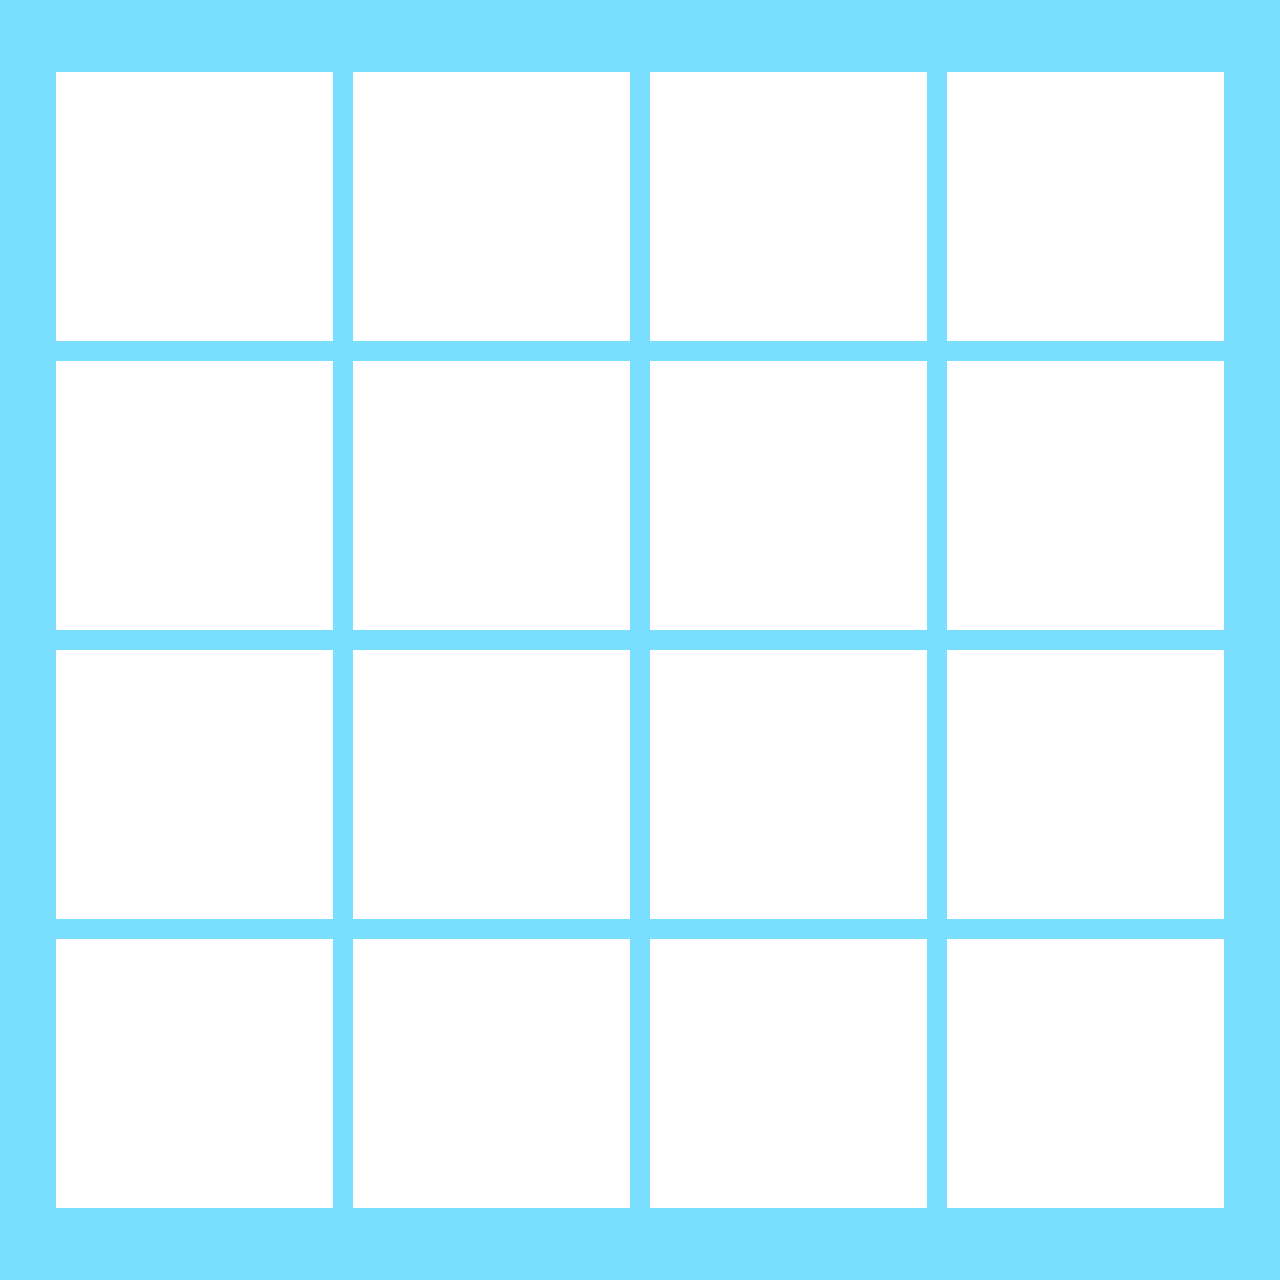
<file: P2/INDEX.HTML>
<!DOCTYPE html>
<html lang="en">
  <head>
    <meta charset="UTF-8" />
    <meta name="viewport" content="width=device-width, initial-scale=1.0" />
    <title>Project 2</title>
    <link rel="stylesheet" href="style.css" />
  </head>
  <body>
    <section class="container grid">
      <div class="box"></div>
      <div class="box"></div>
      <div class="box"></div>
      <div class="box"></div>
      <div class="box"></div>
      <div class="box"></div>
      <div class="box"></div>
      <div class="box"></div>
      <div class="box"></div>
      <div class="box"></div>
      <div class="box"></div>
      <div class="box"></div>
      <div class="box"></div>
      <div class="box"></div>
      <div class="box"></div>
      <div class="box"></div>
    </section>
  </body>
</html>
</file>
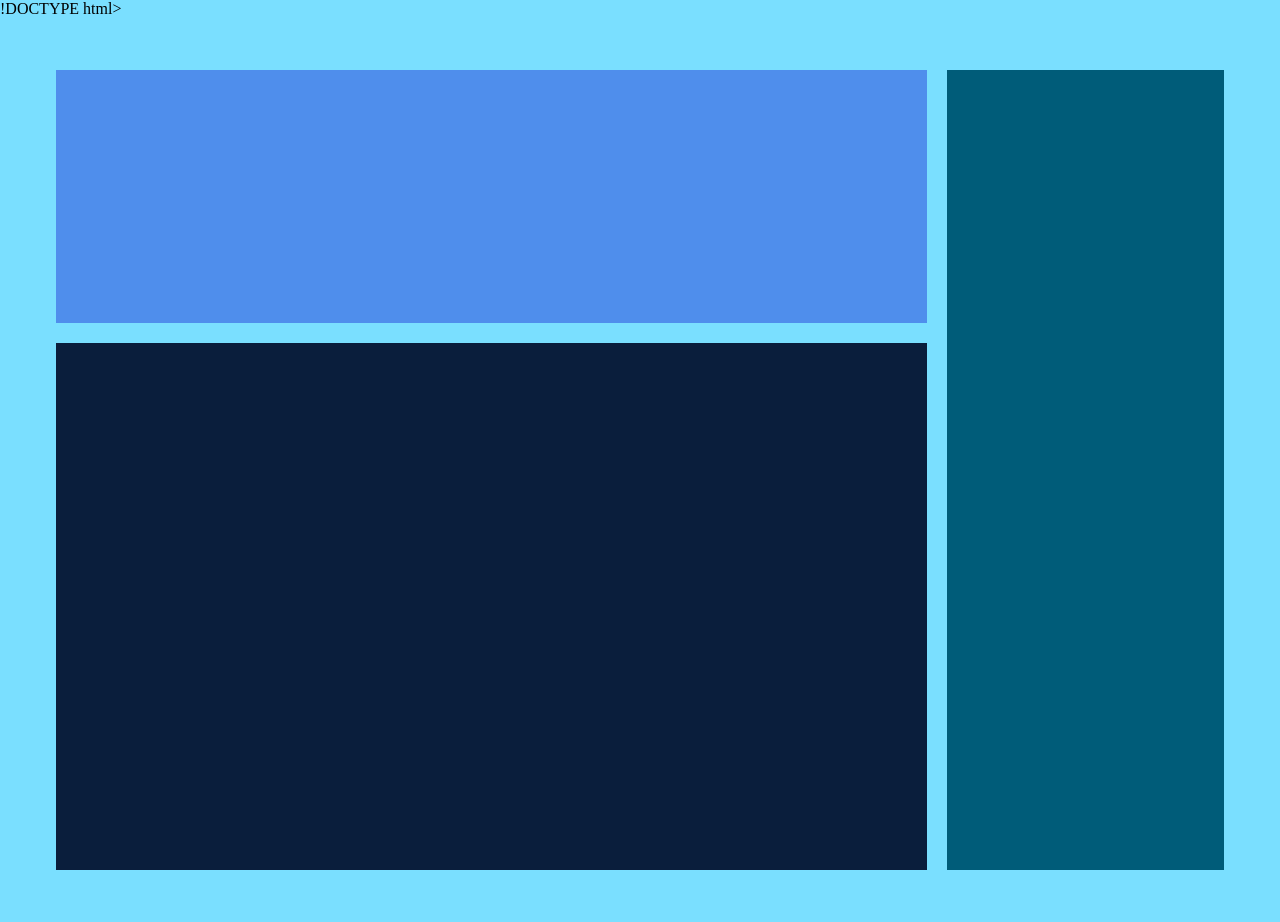
<file: P3/INDEX.HTML>
!DOCTYPE html>
<html lang="en">
  <head>
    <meta charset="UTF-8" />
    <meta name="viewport" content="width=device-width, initial-scale=1.0" />
    <title>Project 3</title>
    <link rel="stylesheet" href="style.css" />
  </head>
  <body>
    <section class="container grid">
      <div class="box1"></div>
      <div class="box2"></div>
      <div class="box3"></div>
    </section>
  </body>
</html>
</file>
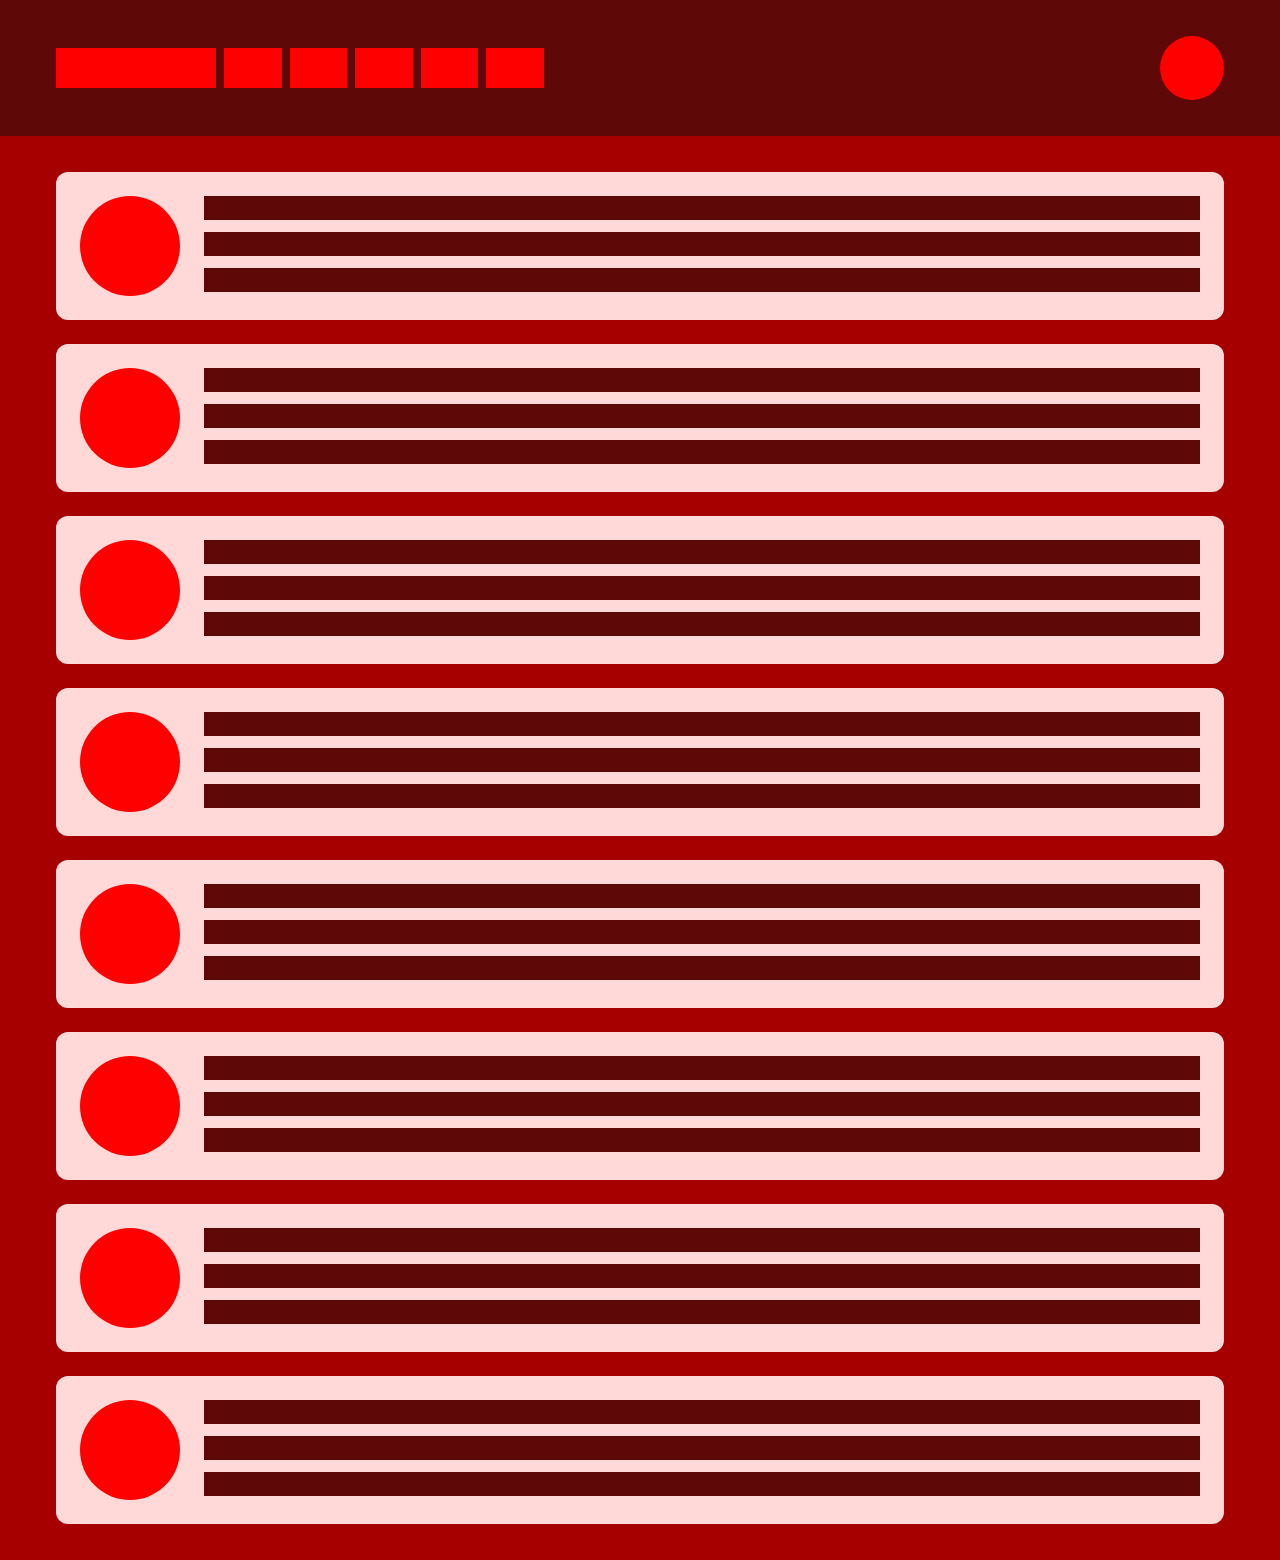
<file: P4/index.html>
<!DOCTYPE html>
<html lang="en">
  <head>
    <meta charset="UTF-8" />
    <meta name="viewport" content="width=device-width, initial-scale=1.0" />
    <title>Project 4</title>
    <link rel="stylesheet" href="style.css" />
  </head>
  <body>
    <nav>
      <section class="container navigation">
        <div class="left_nav">
          <div class="logo"></div>
          <div class="link"></div>
          <div class="link"></div>
          <div class="link"></div>
          <div class="link"></div>
          <div class="link"></div>
        </div>
        <div class="avatar"></div>
      </section>
    </nav>

    <main class="container">
      <div class="card">
        <div>
          <div class="circle"></div>
        </div>
        <div class="line_container">
          <div class="line"></div>
          <div class="line"></div>
          <div class="line"></div>
        </div>
      </div>
      <div class="card">
        <div>
          <div class="circle"></div>
        </div>
        <div class="line_container">
          <div class="line"></div>
          <div class="line"></div>
          <div class="line"></div>
        </div>
      </div>
      <div class="card">
        <div>
          <div class="circle"></div>
        </div>
        <div class="line_container">
          <div class="line"></div>
          <div class="line"></div>
          <div class="line"></div>
        </div>
      </div>
      <div class="card">
        <div>
          <div class="circle"></div>
        </div>
        <div class="line_container">
          <div class="line"></div>
          <div class="line"></div>
          <div class="line"></div>
        </div>
      </div>
      <div class="card">
        <div>
          <div class="circle"></div>
        </div>
        <div class="line_container">
          <div class="line"></div>
          <div class="line"></div>
          <div class="line"></div>
        </div>
      </div>
      <div class="card">
        <div>
          <div class="circle"></div>
        </div>
        <div class="line_container">
          <div class="line"></div>
          <div class="line"></div>
          <div class="line"></div>
        </div>
      </div>
      <div class="card">
        <div>
          <div class="circle"></div>
        </div>
        <div class="line_container">
          <div class="line"></div>
          <div class="line"></div>
          <div class="line"></div>
        </div>
      </div>
      <div class="card">
        <div>
          <div class="circle"></div>
        </div>
        <div class="line_container">
          <div class="line"></div>
          <div class="line"></div>
          <div class="line"></div>
        </div>
      </div>
    </main>
  </body>
</html>
</file>
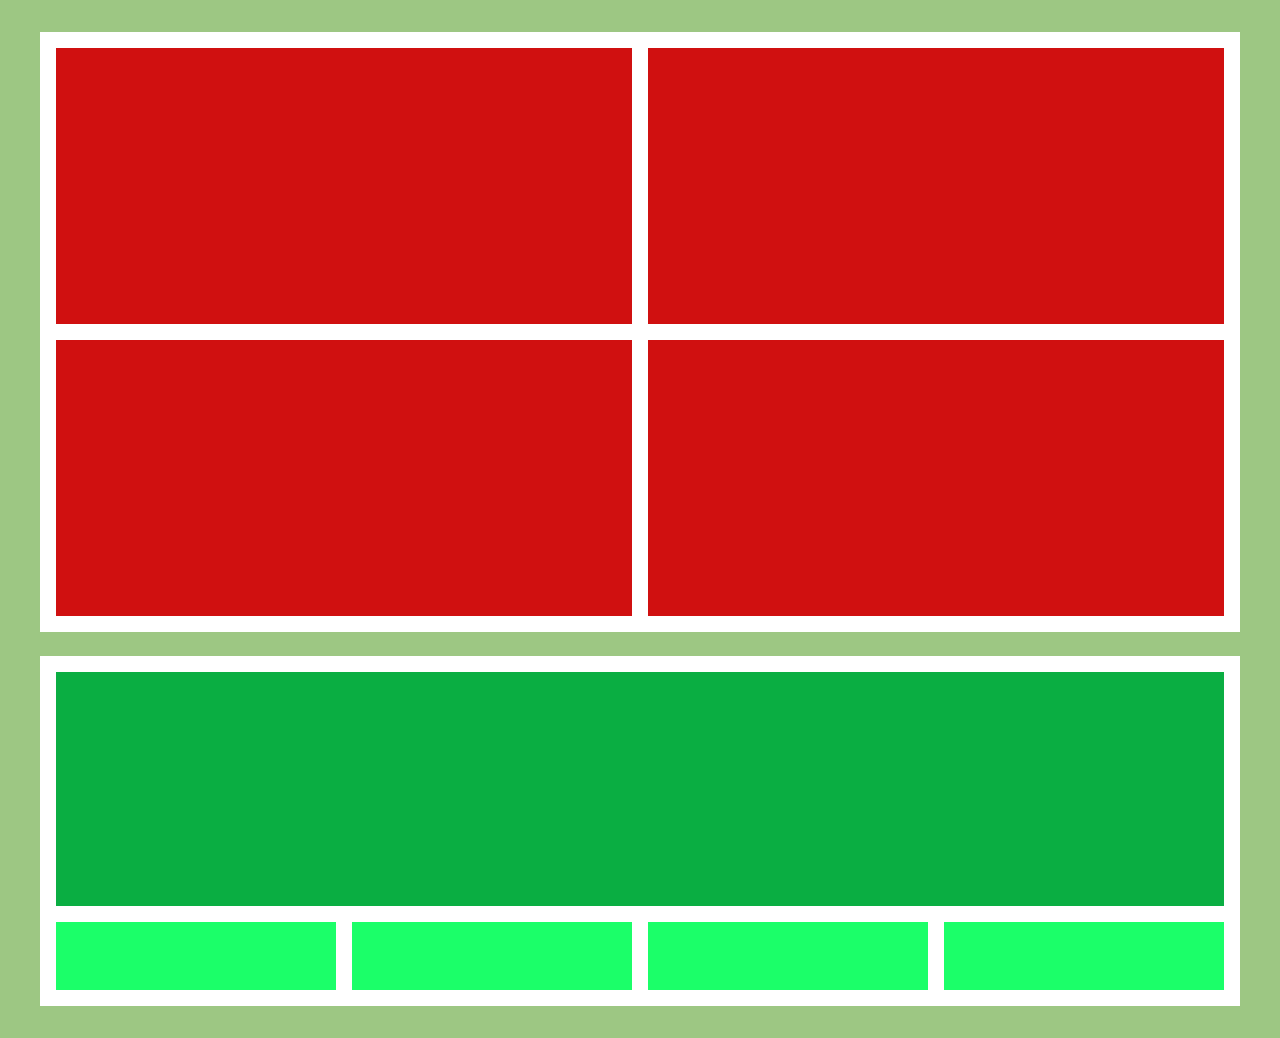
<file: p5/index.html>
<!DOCTYPE html>
<html lang="en">
  <head>
    <meta charset="UTF-8" />
    <meta name="viewport" content="width=device-width, initial-scale=1.0" />
    <title>Project 5</title>
    <link rel="stylesheet" href="style.css" />
  </head>
  <body>
    <div class="layout_main_spacing">
      <section class="container top_container">
        <div class="red_box"></div>
        <div class="red_box"></div>
        <div class="red_box"></div>
        <div class="red_box"></div>
      </section>
      <section class="container bottom_container">
        <div class="dark_green_box"></div>
        <div class="green_grid">
          <div class="light_green_box"></div>
          <div class="light_green_box"></div>
          <div class="light_green_box"></div>
          <div class="light_green_box"></div>
        </div>
      </section>
    </div>
  </body>
</html>
</file>
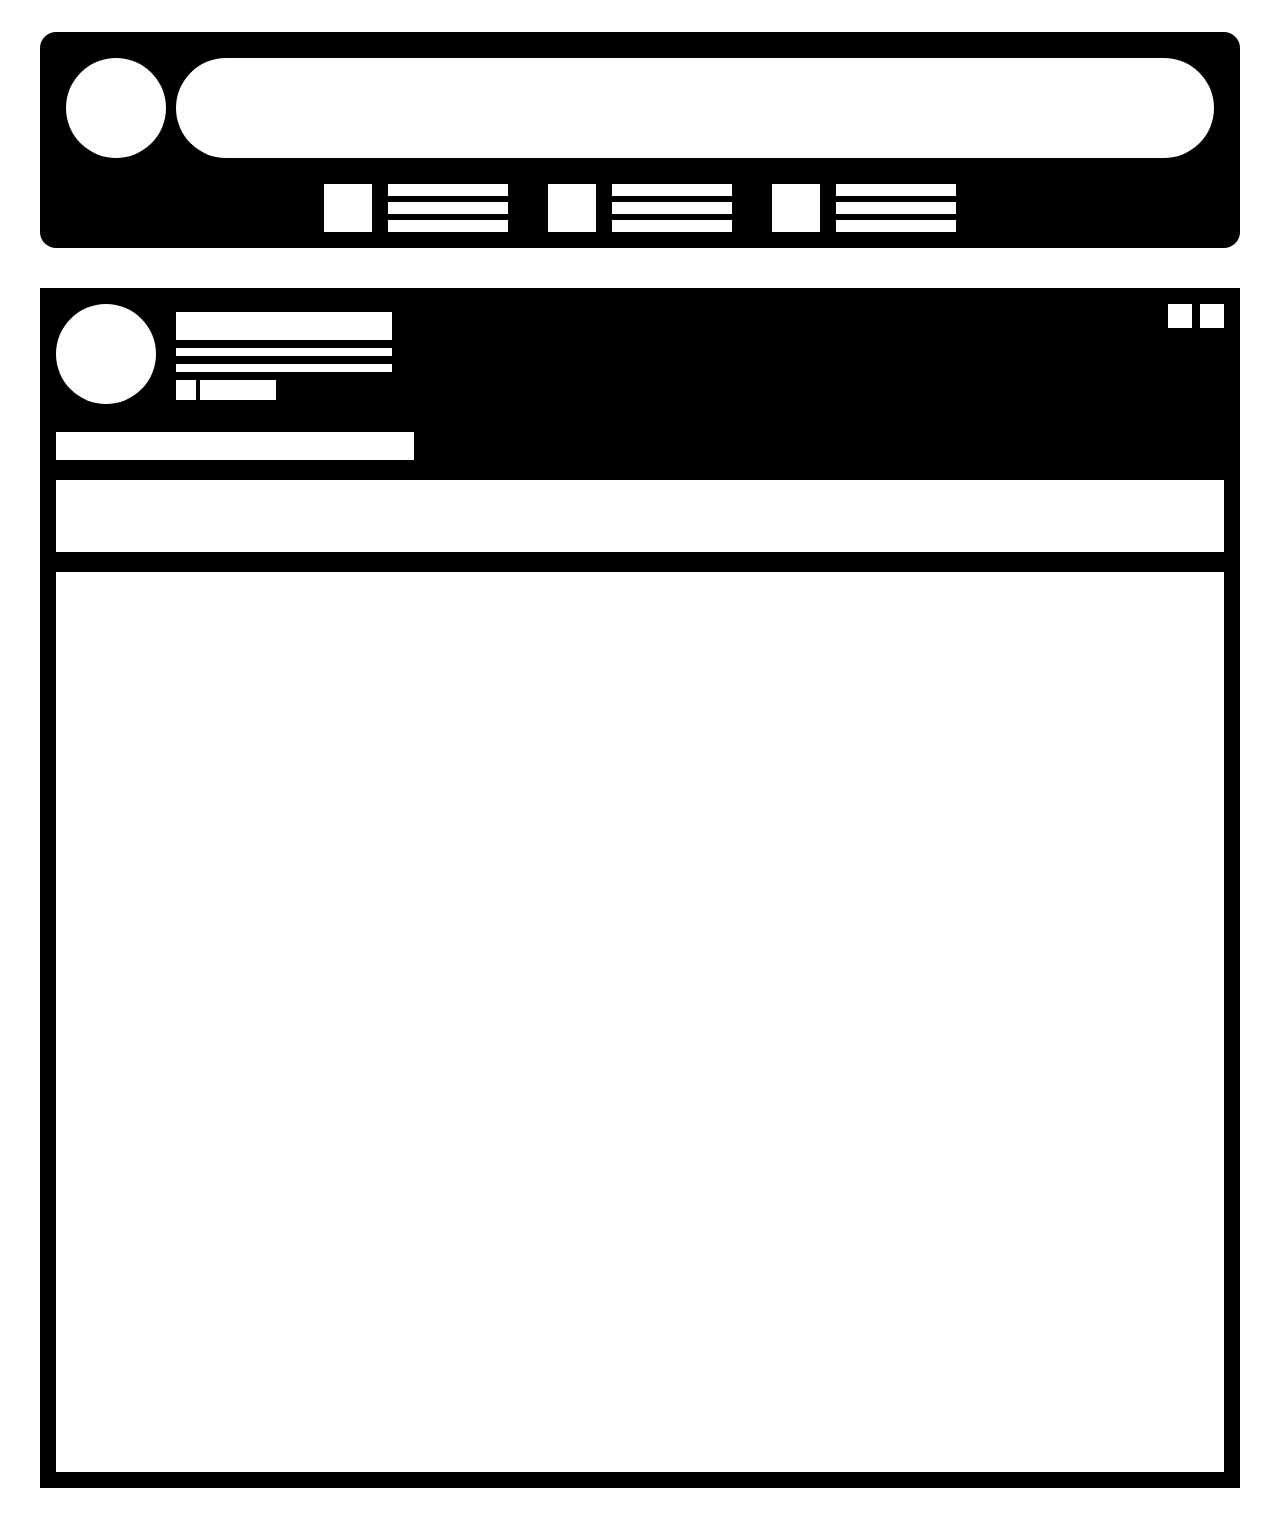
<file: P6/INDEX.HTML>
<!DOCTYPE html>
<html lang="en">
  <head>
    <meta charset="UTF-8" />
    <meta name="viewport" content="width=device-width, initial-scale=1.0" />
    <title>Project 6</title>
    <link rel="stylesheet" href="style.css" />
  </head>
  <body>
    <div class="spacing">
      <div class="container">
        <section class="top_section">
          <div class="circle_input_section">
            <div class="avatar"></div>
            <div class="input"></div>
          </div>
          <div class="tag_info_section">
            <div class="tag_info">
              <div class="square"></div>
              <div class="line_container">
                <div class="line"></div>
                <div class="line"></div>
                <div class="line"></div>
              </div>
            </div>
            <div class="tag_info">
              <div class="square"></div>
              <div class="line_container">
                <div class="line"></div>
                <div class="line"></div>
                <div class="line"></div>
              </div>
            </div>
            <div class="tag_info">
              <div class="square"></div>
              <div class="line_container">
                <div class="line"></div>
                <div class="line"></div>
                <div class="line"></div>
              </div>
            </div>
          </div>
        </section>

        <section class="bottom_container">
          <div class="user_info_container">
            <div class="user_info">
              <div class="avatar"></div>
              <div class="details">
                <div class="rect"></div>
                <div class="line"></div>
                <div class="line"></div>

                <div class="more_details">
                  <div class="box1"></div>
                  <div class="box2"></div>
                </div>
              </div>
            </div>
            <div class="controls">
              <div class="control"></div>
              <div class="control"></div>
            </div>
          </div>
          <div class="content_container">
            <div class="bar1"></div>
            <div class="bar2"></div>
            <div class="content"></div>
          </div>
        </section>
      </div>
    </div>
  </body>
</html>
</file>
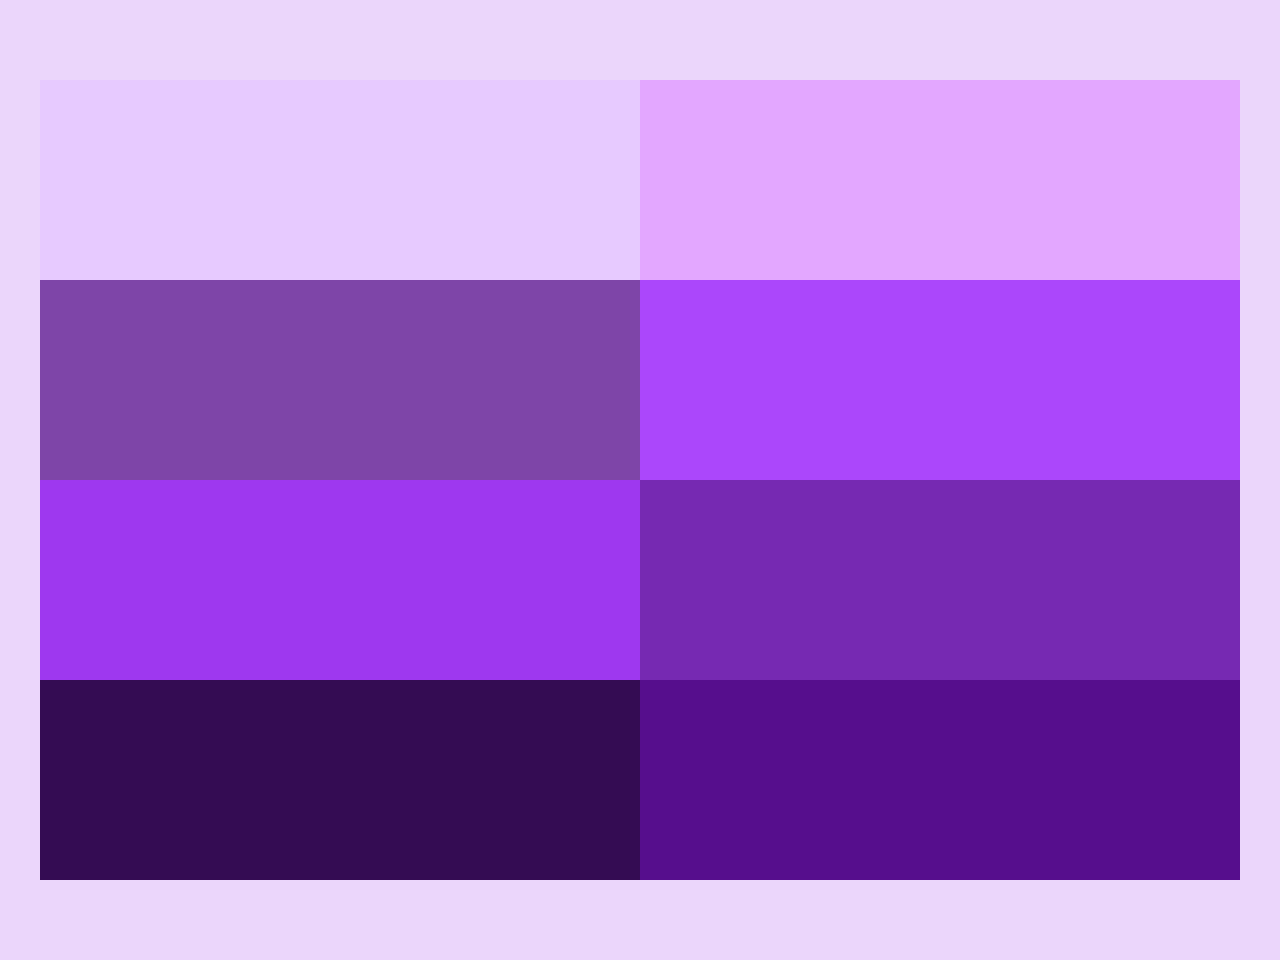
<file: PROJECT/INDEX.HTML>
<!DOCTYPE html>
<html lang="en">
  <head>
    <meta charset="UTF-8" />
    <meta name="viewport" content="width=device-width, initial-scale=1.0" />
    <title>Project 1</title>
    <link rel="stylesheet" href="style.css" />
  </head>
  <body>
    <section class="container">
      <section class="box_container">
        <div class="box box1"></div>
        <div class="box box2"></div>
      </section>
      <section class="box_container">
        <div class="box box3"></div>
        <div class="box box4"></div>
      </section>
      <section class="box_container">
        <div class="box box5"></div>
        <div class="box box6"></div>
      </section>
      <section class="box_container">
        <div class="box box7"></div>
        <div class="box box8"></div>
      </section>
    </section>
  </body>
</html>
</file>
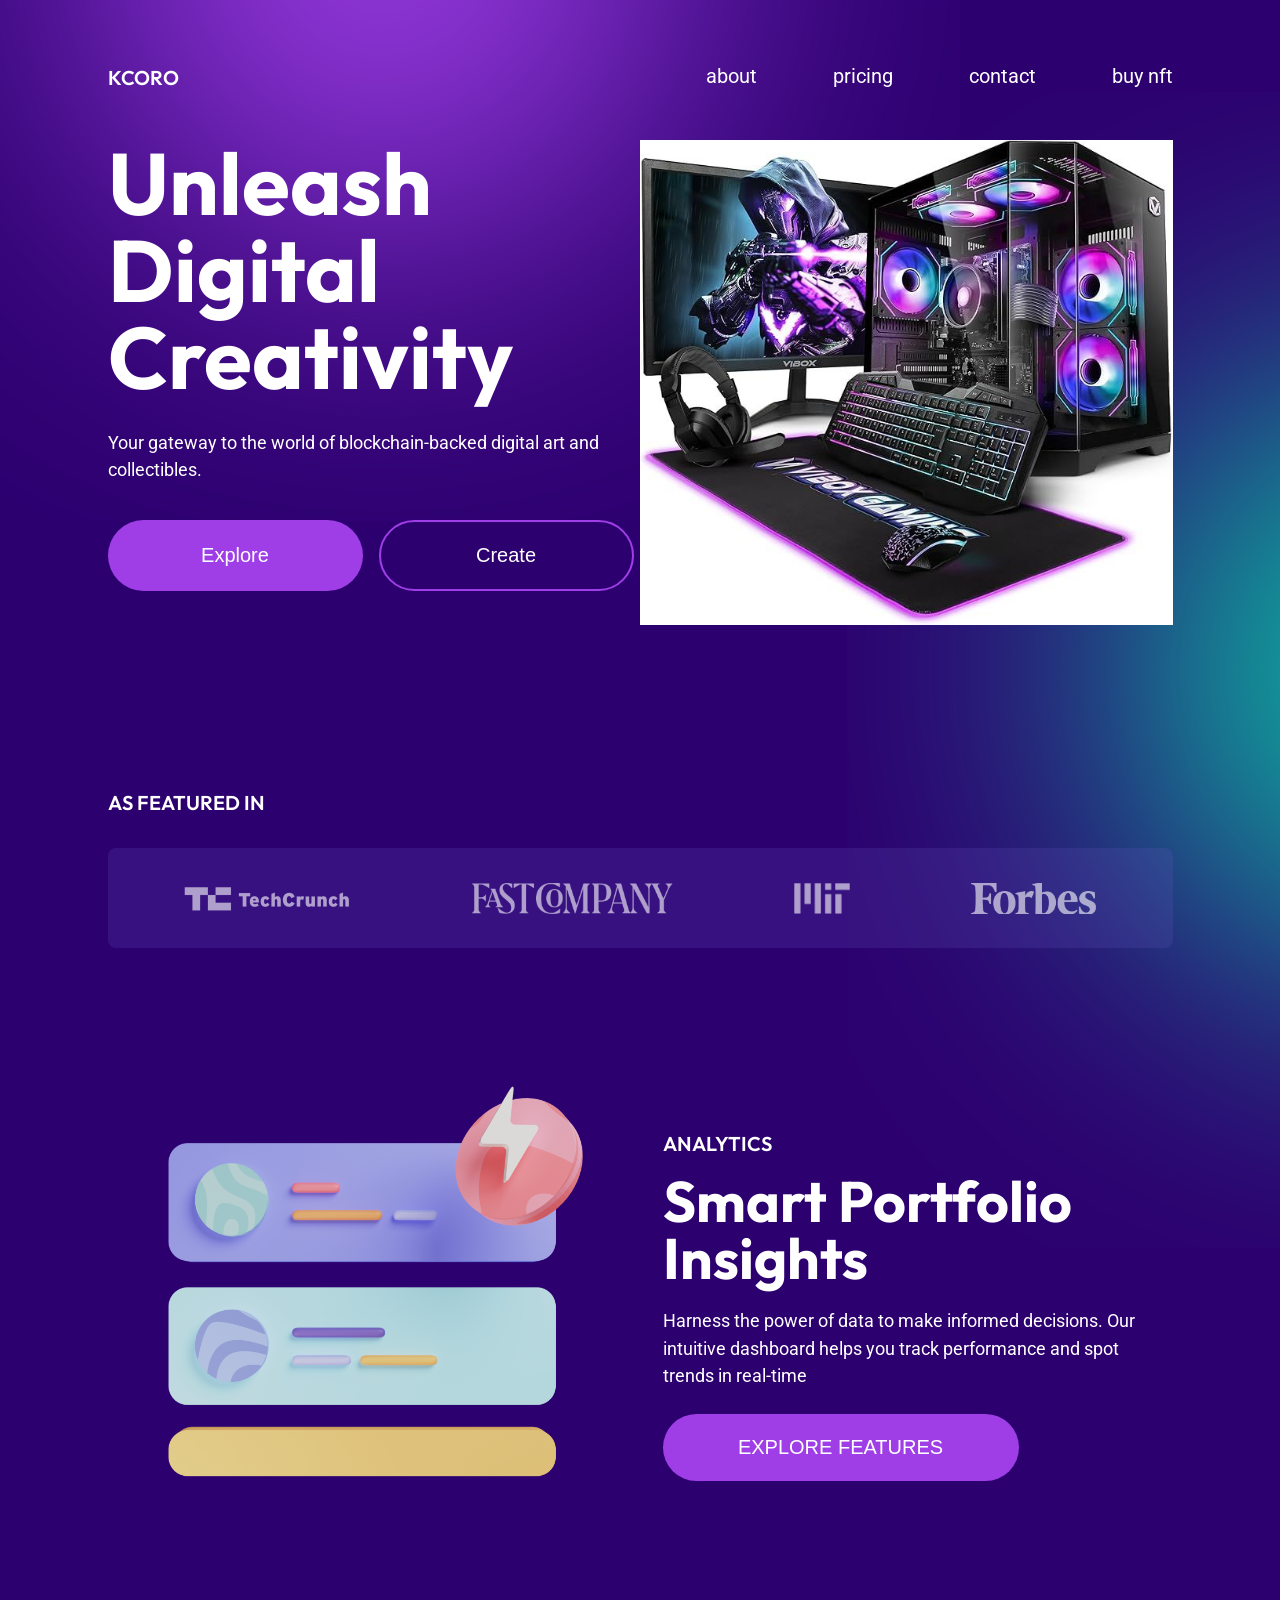
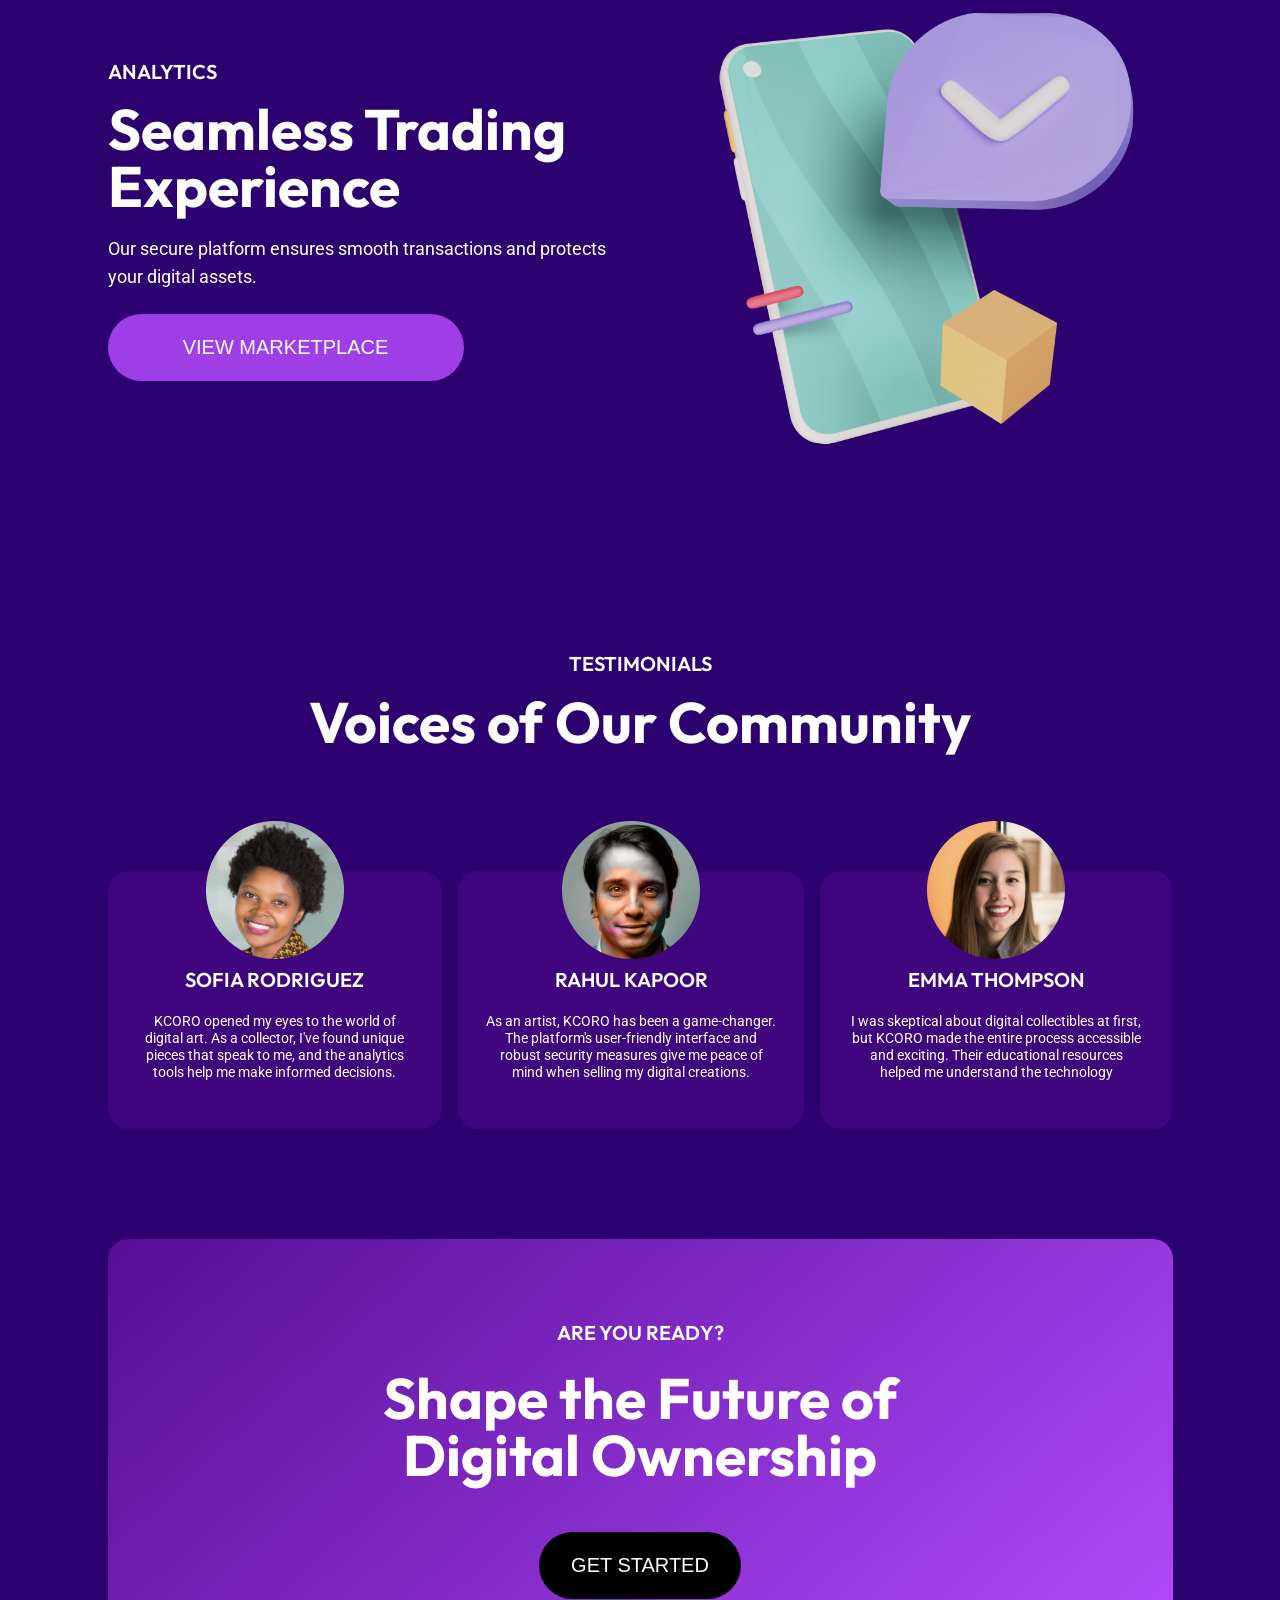
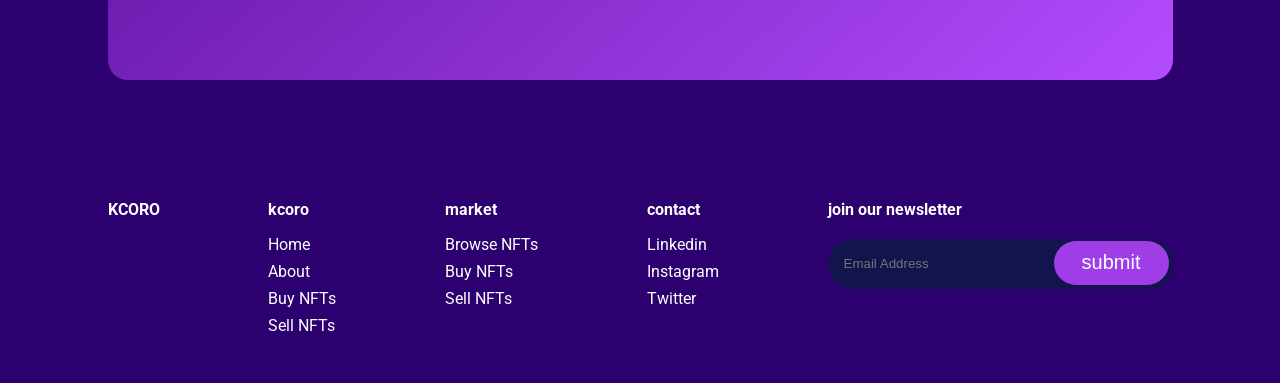
<file: project8/index.html>
<!DOCTYPE html>
<html lang="en">
  <head>
    <meta charset="UTF-8" />
    <meta name="viewport" content="width=device-width, initial-scale=1.0" />
    <title>KCORO - Website</title>
    <link rel="stylesheet" href="./style.css" />
  </head>
  <body>
    <div class="wrapper container">
      <nav>
        <div class="logo">
          <h3>KCORO</h3>
        </div>
        <ul>
          <li>
            <a href="#">about</a>
          </li>
          <li>
            <a href="#">pricing</a>
          </li>
          <li>
            <a href="#">contact</a>
          </li>
          <li>
            <a href="#">buy nft</a>
          </li>
        </ul>
      </nav>

      <!-- Hero Section  -->

      <section class="hero_section">
        <div class="content">
          <h1>Unleash Digital Creativity</h1>
          <p>
            Your gateway to the world of blockchain-backed digital art and
            collectibles.
          </p>
          <div class="btn_container">
            <button class="solid_btn">Explore</button>
            <button class="outline_btn">Create</button>
          </div>
        </div>
        <div class="image_container">
          <img src="img/desktop.png" alt="desktop image" />
        </div>
      </section>

      <!-- Brand Section -->

      <section class="brand_section">
        <h3>As Featured In</h3>
        <div class="brand_logos">
          <img src="./img/techcrunch.png" alt="techcrunch" />
          <img src="./img/fastcompany.png" alt="fastcompany" />
          <img src="./img/mit.png" alt="mit" />
          <img src="./img/forbes.png" alt="forbes" />
        </div>
      </section>

      <!-- Feature Section -->

      <section class="feature_section">
        <div class="image_container">
          <img src="./img/smart_insight.png" alt="Smart Insight" />
        </div>

        <div class="content">
          <h3>ANALYTICS</h3>
          <h2>Smart Portfolio Insights</h2>
          <p>
            Harness the power of data to make informed decisions. Our intuitive
            dashboard helps you track performance and spot trends in real-time
          </p>
          <button class="solid_btn">EXPLORE FEATURES</button>
        </div>
      </section>
      <section class="feature_section">
        <div class="content">
          <h3>ANALYTICS</h3>
          <h2>Seamless Trading Experience</h2>
          <p>
            Our secure platform ensures smooth transactions and protects your
            digital assets.
          </p>
          <button class="solid_btn">VIEW MARKETPLACE</button>
        </div>
        <div class="image_container">
          <img src="./img/phone.png" alt="Phone 3d" />
        </div>
      </section>

      <!-- Testimonial  Section  -->

      <section class="testimonial_section">
        <h3>testimonials</h3>
        <h2>Voices of Our Community</h2>

        <section class="testimonials">
          <div class="card">
            <div class="image_container">
              <img src="./img/sofia.png" alt="sofia" />
            </div>
            <h3>Sofia Rodriguez</h3>
            <p class="text-sm">
              KCORO opened my eyes to the world of digital art. As a collector,
              I've found unique pieces that speak to me, and the analytics tools
              help me make informed decisions.
            </p>
          </div>
          <div class="card">
            <div class="image_container">
              <img src="./img/rahul.png" alt="rahul" />
            </div>
            <h3>Rahul Kapoor</h3>
            <p class="text-sm">
              As an artist, KCORO has been a game-changer. The platform's
              user-friendly interface and robust security measures give me peace
              of mind when selling my digital creations.
            </p>
          </div>
          <div class="card">
            <div class="image_container">
              <img src="./img/emma.png" alt="emma" />
            </div>
            <h3>Emma Thompson</h3>
            <p class="text-sm">
              I was skeptical about digital collectibles at first, but KCORO
              made the entire process accessible and exciting. Their educational
              resources helped me understand the technology
            </p>
          </div>
        </section>
      </section>

      <!-- Ready  Section  -->

      <section class="ready_section">
        <h3>are you ready?</h3>
        <h2>
          Shape the Future of <br />
          Digital Ownership
        </h2>
        <button class="black_btn">Get Started</button>
      </section>

      <footer>
        <div class="logo">KCORO</div>

        <div class="links">
          <h4>kcoro</h4>

          <ul>
            <li>
              <a href="#">Home</a>
            </li>
            <li>
              <a href="#">About</a>
            </li>
            <li>
              <a href="#">Buy NFTs</a>
            </li>
            <li>
              <a href="#">Sell NFTs</a>
            </li>
          </ul>
        </div>
        <div class="links">
          <h4>market</h4>

          <ul>
            <li>
              <a href="#"> Browse NFTs</a>
            </li>
            <li>
              <a href="#"> Buy NFTs</a>
            </li>

            <li>
              <a href="#">Sell NFTs</a>
            </li>
          </ul>
        </div>
        <div class="links">
          <h4>contact</h4>
          <ul>
            <li>
              <a href="#">Linkedin</a>
            </li>
            <li>
              <a href="#"> Instagram</a>
            </li>

            <li>
              <a href="#">Twitter</a>
            </li>
          </ul>
        </div>

        <div class="newsletter">
          <h4>join our newsletter</h4>

          <div class="input_container">
            <input type="text" placeholder="Email Address" />
            <button>submit</button>
          </div>
        </div>
      </footer>

      <div class="bottom_bar"></div>
    </div>
    <img class="grad_bg" src="./img/bg-grad.svg" alt="" />
  </body>
</html>
</file>
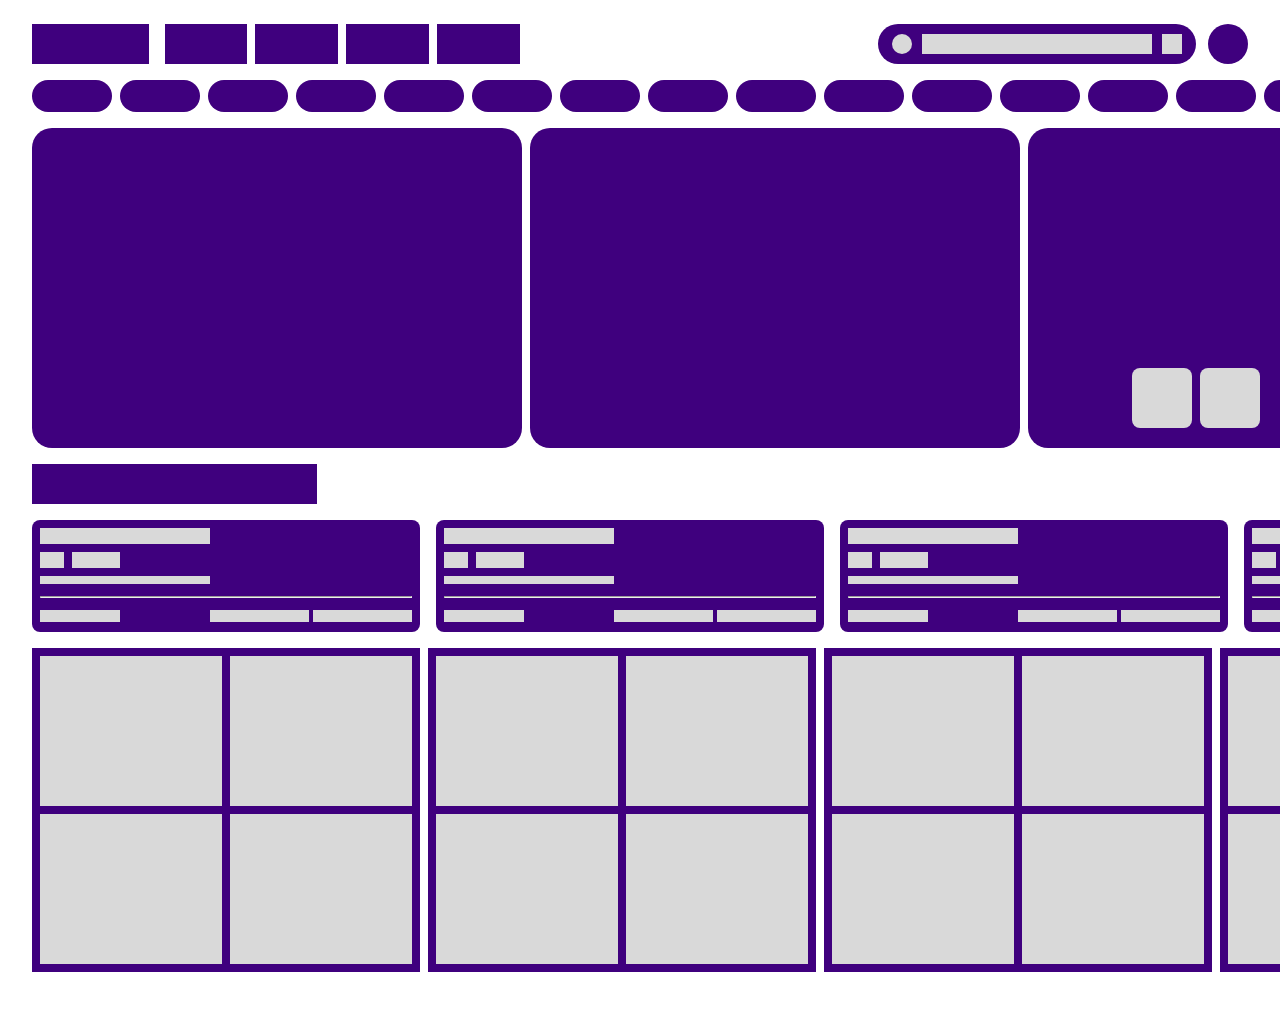
<file: project 7/indev.html>
<!DOCTYPE html>
<html lang="en">
  <head>
    <meta charset="UTF-8" />
    <meta name="viewport" content="width=device-width, initial-scale=1.0" />
    <title>Project 7</title>
    <link rel="stylesheet" href="style.css" />
  </head>
  <body>
    <div class="container">
      <nav>
        <div class="links">
          <div class="logo"></div>
          <div class="link">
            <a href="#"></a>
            <a href="#"></a>
            <a href="#"></a>
            <a href="#"></a>
          </div>
        </div>

        <div class="search-avatar">
          <div class="search">
            <div class="circle"></div>
            <div class="rectangle"></div>
            <div class="square"></div>
          </div>
          <div class="avatar"></div>
        </div>
      </nav>
      <div class="tags hide_scrollbar">
        <span></span>
        <span></span>
        <span></span>
        <span></span>
        <span></span>
        <span></span>
        <span></span>
        <span></span>
        <span></span>
        <span></span>
        <span></span>
        <span></span>
        <span></span>
        <span></span>
        <span></span>
        <span></span>
        <span></span>
      </div>

      <div class="button_relative">
        <div class="ads hide_scrollbar">
          <span></span>
          <span></span>
          <span></span>
          <span></span>
          <span></span>
          <span></span>

          <div class="slide_button">
            <div class="prev"></div>
            <div class="next"></div>
          </div>
        </div>
      </div>

      <div class="bar"></div>

      <div class="cards hide_scrollbar">
        <div class="card">
          <section>
            <div class="line1"></div>
            <div class="box_container">
              <div class="box1"></div>
              <div class="box2"></div>
            </div>
            <div class="line2"></div>
          </section>
          <hr />
          <div class="card_bottom">
            <span></span>
            <div class="left">
              <span></span>
              <span></span>
            </div>
          </div>
        </div>
        <div class="card">
          <section>
            <div class="line1"></div>
            <div class="box_container">
              <div class="box1"></div>
              <div class="box2"></div>
            </div>
            <div class="line2"></div>
          </section>
          <hr />
          <div class="card_bottom">
            <span></span>
            <div class="left">
              <span></span>
              <span></span>
            </div>
          </div>
        </div>
        <div class="card">
          <section>
            <div class="line1"></div>
            <div class="box_container">
              <div class="box1"></div>
              <div class="box2"></div>
            </div>
            <div class="line2"></div>
          </section>
          <hr />
          <div class="card_bottom">
            <span></span>
            <div class="left">
              <span></span>
              <span></span>
            </div>
          </div>
        </div>
        <div class="card">
          <section>
            <div class="line1"></div>
            <div class="box_container">
              <div class="box1"></div>
              <div class="box2"></div>
            </div>
            <div class="line2"></div>
          </section>
          <hr />
          <div class="card_bottom">
            <span></span>
            <div class="left">
              <span></span>
              <span></span>
            </div>
          </div>
        </div>
        <div class="card">
          <section>
            <div class="line1"></div>
            <div class="box_container">
              <div class="box1"></div>
              <div class="box2"></div>
            </div>
            <div class="line2"></div>
          </section>
          <hr />
          <div class="card_bottom">
            <span></span>
            <div class="left">
              <span></span>
              <span></span>
            </div>
          </div>
        </div>
        <div class="card">
          <section>
            <div class="line1"></div>
            <div class="box_container">
              <div class="box1"></div>
              <div class="box2"></div>
            </div>
            <div class="line2"></div>
          </section>
          <hr />
          <div class="card_bottom">
            <span></span>
            <div class="left">
              <span></span>
              <span></span>
            </div>
          </div>
        </div>
        <div class="card">
          <section>
            <div class="line1"></div>
            <div class="box_container">
              <div class="box1"></div>
              <div class="box2"></div>
            </div>
            <div class="line2"></div>
          </section>
          <hr />
          <div class="card_bottom">
            <span></span>
            <div class="left">
              <span></span>
              <span></span>
            </div>
          </div>
        </div>
        <div class="card">
          <section>
            <div class="line1"></div>
            <div class="box_container">
              <div class="box1"></div>
              <div class="box2"></div>
            </div>
            <div class="line2"></div>
          </section>
          <hr />
          <div class="card_bottom">
            <span></span>
            <div class="left">
              <span></span>
              <span></span>
            </div>
          </div>
        </div>
        <div class="card">
          <section>
            <div class="line1"></div>
            <div class="box_container">
              <div class="box1"></div>
              <div class="box2"></div>
            </div>
            <div class="line2"></div>
          </section>
          <hr />
          <div class="card_bottom">
            <span></span>
            <div class="left">
              <span></span>
              <span></span>
            </div>
          </div>
        </div>
      </div>

      <section class="grid-boxes hide_scrollbar">
        <div class="grid-box">
          <span></span>
          <span></span>
          <span></span>
          <span></span>
        </div>
        <div class="grid-box">
          <span></span>
          <span></span>
          <span></span>
          <span></span>
        </div>
        <div class="grid-box">
          <span></span>
          <span></span>
          <span></span>
          <span></span>
        </div>
        <div class="grid-box">
          <span></span>
          <span></span>
          <span></span>
          <span></span>
        </div>
        <div class="grid-box">
          <span></span>
          <span></span>
          <span></span>
          <span></span>
        </div>
        <div class="grid-box">
          <span></span>
          <span></span>
          <span></span>
          <span></span>
        </div>
        <div class="grid-box">
          <span></span>
          <span></span>
          <span></span>
          <span></span>
        </div>
      </section>
      <div class="bottom_space"></div>
    </div>
  </body>
</html>
</file>
<file: P2/style.css>
* {
  margin: 0;
  padding: 0;
  box-sizing: border-box;
}
body {
  background-color: #7adfff;
}

.container {
  max-width: 1200px;
  min-height: 800px;
  margin: 72px auto;
  padding: 0 16px;
}

.box {
  width: 100%;
  background-color: white;
  height: 269px;
}
.grid {
  display: grid;
  grid-template-columns: repeat(4, 1fr);
  gap: 20px;
}

@media screen and (width > 1200px) {
  .grid {
    grid-template-columns: repeat(4, 1fr);
  }
  .container {
    margin: 72px auto;
  }
}

@media screen and (width < 1200px) and (width > 450px) {
  .grid {
    grid-template-columns: repeat(2, 1fr);
    gap: 16px;
  }
  .container {
    margin: 48px auto;
  }
}

@media screen and (width < 450px) {
  .grid {
    grid-template-columns: repeat(1, 1fr);
    gap: 16px;
  }
  .container {
    margin: 32px auto;
  }
}
</file>
<file: P3/style.css>
* {
  margin: 0;
  padding: 0;
  box-sizing: border-box;
}
body {
  background-color: #7adfff;
}

.container {
  max-width: 1200px;
  min-height: 800px;
  margin: 52px auto;
  padding: 0 16px;
}

.grid {
  display: grid;
  gap: 20px;
  grid-template-areas:
    "box1 box1 box1 box3"
    "box2 box2 box2 box3"
    "box2 box2 box2 box3";
}
.box1 {
  grid-area: box1;
  background: #4f8eec;
}
.box2 {
  grid-area: box2;
  background: #0a1e3c;
}
.box3 {
  grid-area: box3;
  background: #005c79;
}

@media screen and (width > 1200px) {
}

@media screen and (width < 1200px) and (width > 450px) {
  .grid {
    gap: 16px;
  }
}

@media screen and (width < 450px) {
  .container {
    margin: 24px auto;
  }
  .grid {
    gap: 16px;
    grid-template-areas:
      "box1"
      "box1"
      "box2"
      "box2"
      "box2"
      "box2"
      "box3"
      "box3"
      "box3";
  }
}
</file>
<file: P4/style.css>
:root {
  --body: #a70000;
  --brown: #5e0808;
  --red: #ff0000;
  --card: #ffd8d8;
}

* {
  margin: 0;
  padding: 0;
  box-sizing: border-box;
}
body {
  background-color: var(--body);
}
.container {
  max-width: 1200px;
  margin: 0 auto;
  padding: 36px 16px;
}

nav {
  background-color: var(--brown);
}

.navigation {
  display: flex;
  height: 100%;
  align-items: center;
  justify-content: space-between;
  min-height: 93px;
}
.left_nav {
  display: flex;
  max-width: 488px;
  height: 100%;
  width: 100%;
  gap: 8px;
  align-items: center;
}

.logo {
  background: var(--red);
  height: 40px;
  min-width: 160px;
}
.link {
  background: var(--red);
  height: 40px;
  width: 100%;
}

.avatar {
  background: var(--red);
  height: 64px;
  width: 64px;
  border-radius: 100%;
}

main {
  padding-top: 36px;
  display: flex;
  flex-direction: column;
  gap: 24px;
}
/* Card Styling  */

.card {
  background-color: var(--card);
  padding: 24px;
  border-radius: 12px;
  display: flex;
  gap: 24px;
}

.circle {
  background-color: var(--red);
  border-radius: 100%;
  height: 100px;
  width: 100px;
}

.line {
  height: 24px;
  width: 100%;
  background-color: var(--brown);
}

.line_container {
  display: flex;
  flex-direction: column;
  gap: 12px;
  width: 100%;
}
/* big display */
@media screen and (width > 1200px) {
}
/* Tablet */
@media screen and (width < 1200px) and (width > 450px) {
}
/* Phone  */
@media screen and (width < 600px) {
  .logo {
    background: var(--red);
    height: 40px;
    min-width: 70px;
  }
  .avatar {
    height: 48px;
    width: 48px;
  }
  .left_nav {
    max-width: 266px;
  }
}
</file>
<file: p5/style.css>
:root {
  --bg: #9dc783;
  --container: #fff;
  --red: #d01010;
  --dark_green: #0aae42;
  --light_green: #1bff69;

  --spacing: 16px;
}

* {
  margin: 0;
  padding: 0;
  box-sizing: border-box;
}
body {
  background-color: var(--bg);
}
.layout_main_spacing {
  padding: 16px;
  margin-bottom: 32px;
}
.container {
  max-width: 1200px;
  margin: 0 auto;
  background-color: var(--container);
}

.top_container {
  min-height: 600px;
  margin-top: 32px;
  display: grid;
  grid-template-columns: repeat(2, 1fr);
  gap: var(--spacing);
  padding: var(--spacing);
}

.red_box {
  background: var(--red);
  width: 100%;
  height: 100%;
  min-height: 274px;
}

.bottom_container {
  margin-top: 24px;
  min-height: 350px;
  display: flex;
  flex-direction: column;
  padding: var(--spacing);
  gap: var(--spacing);
}

.dark_green_box {
  background: var(--dark_green);
  width: 100%;
  height: 100%;
  flex-grow: 1;
}

.green_grid {
  height: 68px;
  display: grid;
  gap: var(--spacing);
  grid-template-columns: repeat(4, 1fr);
}
.light_green_box {
  background: var(--light_green);
  width: 100%;
  height: 100%;
}

/* big display */
@media screen and (width > 1200px) {
  .layout_main_spacing {
    padding: 0 32px;
  }
}
/* Tablet */
@media screen and (width < 1200px) and (width > 450px) {
  .layout_main_spacing {
    padding: 0 64px;
  }
  .top_container {
    margin-top: 20px;
  }

  .green_grid {
    height: 97px;
    grid-template-columns: repeat(2, 1fr);
  }
  .bottom_container {
    height: 470px;
  }
}
/* Phone  */
@media screen and (width < 600px) {
  :root {
    --spacing: 12px;
  }

  .layout_main_spacing {
    padding: 0 16px;
  }
  .top_container {
    margin-top: 16px;
  }
  .green_grid {
    height: 204px;
    grid-template-columns: 1fr;
  }
  .top_container {
    grid-template-columns: 1fr;
  }

  .bottom_container {
    height: 564px;
  }
}
</file>
<file: P6/style.css>
:root {
  --primary: white;
  --secondary: black;
}

* {
  margin: 0;
  padding: 0;
  box-sizing: border-box;
}
body {
  background-color: var(--primary);
}

.container {
  max-width: 1200px;
  margin: 32px auto;
}

.top_section {
  background-color: var(--secondary);
  width: 100%;
  min-height: 216px;
  border-radius: 16px;
  display: flex;
  flex-direction: column;
  padding: 16px;
  gap: 16px;
}

.avatar {
  border-radius: 100%;
  height: 100px;
  background: var(--primary);
  width: 100px;
  flex-shrink: 0;
}

.circle_input_section {
  display: flex;
  height: 120px;
  gap: 10px;
  align-items: center;
  padding: 10px;

  .avatar {
  }

  .input {
    border-radius: 64px;
    height: 100px;
    background: var(--primary);
    width: 100%;
  }
}

.tag_info_section {
  min-height: 48px;
  display: flex;
  gap: 40px;
  justify-content: center;

  .tag_info {
    display: flex;
    gap: 16px;
    width: 184px;

    .square {
      height: 48px;
      width: 48px;
      background: var(--primary);
      flex-shrink: 0;
    }

    .line_container {
      display: flex;
      flex-direction: column;
      width: 100%;
      gap: 6px;

      .line {
        flex: 1;

        width: 100%;

        background-color: var(--primary);
      }
    }
  }
}

.bottom_container {
  margin-top: 40px;
  min-height: 1100px;
  background-color: var(--secondary);
  display: flex;
  flex-direction: column;
  gap: 24px;
  padding: 16px;

  .user_info_container {
    display: flex;
    justify-content: space-between;
    align-items: start;

    .user_info {
      display: flex;
      gap: 12px;
      width: 100%;

      .avatar {
      }

      .details {
        display: flex;
        flex-direction: column;
        gap: 8px;
        width: 232px;
        padding: 8px;

        .rect {
          background-color: var(--primary);
          height: 28px;
          width: 100%;
        }
        .line {
          background-color: var(--primary);
          height: 8px;
          width: 100%;
        }
        .more_details {
          display: flex;
          gap: 4px;
          height: 20px;

          .box1 {
            width: 20px;
            height: 20px;
            background: var(--primary);
          }
          .box2 {
            width: 76px;
            height: 100%;
            background: var(--primary);
          }
        }
      }
    }

    .controls {
      display: flex;
      gap: 8px;
      .control {
        height: 24px;
        width: 24px;
        background: var(--primary);
        flex-shrink: 0;
      }
    }
  }

  .content_container {
    display: flex;
    flex-direction: column;
    gap: 20px;

    .bar1,
    .bar2,
    .content {
      background: var(--primary);
    }

    .bar1 {
      height: 28px;
      width: 358px;
    }

    .bar2 {
      height: 72px;
      width: 100%;
    }

    .content {
      width: 100%;
      height: 100vh;
    }
  }
}

.spacing {
  padding: 0 16px;
  margin-bottom: 32px;
}

/* big display */
@media screen and (width > 1200px) {
}
/* Tablet */
@media screen and (width < 1200px) and (width > 450px) {
}
/* Phone  */
@media screen and (width < 600px) {
  .tag_info_section {
    flex-direction: column;
    gap: 12px;

    .tag_info {
      width: 100%;
    }
  }
  .bottom_container {
    .user_info_container {
      flex-direction: column-reverse;
      align-items: flex-end;
    }
    .content_container {
      .bar1 {
        height: 28px;
        width: 100%;
      }
    }
  }
}
</file>
<file: PROJECT/style.css>
* {
  margin: 0;
  padding: 0;
  box-sizing: border-box;
}
body {
  background-color: #ebd6fb;
}

.container {
  max-width: 1200px;
  height: 800px;
  background-color: black;
  margin: 80px 60px;
}

.box {
  width: 100%;
  height: 200px;
}

.box_container {
  display: flex;
}

.box1 {
  background-color: #e7caff;
}

.box2 {
  background-color: #e3a7ff;
}
.box3 {
  background-color: #7e45a8;
}
.box4 {
  background-color: #ab47fb;
}
.box5 {
  background-color: #9e38ef;
}
.box6 {
  background-color: #7629b2;
}
.box7 {
  background-color: #340c53;
}
.box8 {
  background-color: #560e8d;
}



@media screen and (width > 1200px) {
  .container {
    margin: 80px auto;
  }
}

@media screen and (width < 1200px) and (width > 450px) {
  .container {
    margin: 40px 24px;
  }
}

@media screen and (width < 450px) {
  .container {
    margin: 24px 16px;
  }
}
</file>
<file: project8/style.css>
@import url("https://fonts.googleapis.com/css2?family=Cabin:ital,wght@0,400..700;1,400..700&family=Outfit:wght@100..900&family=Roboto:ital,wght@0,100;0,300;0,400;0,500;0,700;0,900;1,100;1,300;1,400;1,500;1,700;1,900&display=swap");

:root {
  --font-heading: "Outfit", sans-serif;
  --font-body: "Roboto", sans-serif;
  --bg-color: #2d0070;
  --foreground-color: white;
  --primary-color: #9f3ee7;
}

* {
  margin: 0;
  padding: 0;
  box-sizing: border-box;
}

html,
body {
  font-family: var(--font-body);
  background-color: var(--bg-color);
  color: white;
}

h1 {
  font-size: 87px;
  font-family: var(--font-heading);
}

h2 {
  font-size: 57px;
  line-height: 1;
  font-family: var(--font-heading);
}

h3 {
  font-size: 20px;
  line-height: 27.5px;
  letter-spacing: 10%;
  font-weight: 600;
  text-transform: uppercase;
  font-family: var(--font-heading);
}

p {
  font-size: 18px;
  line-height: 27.5px;
  font-family: var(--font-body);
}

li {
  font-size: 20px;
  color: white;
  font-family: var(--font-body);
}

a {
  text-decoration: none;
  color: white;
  transition: 0.3s ease-in-out;

  &:hover {
    text-decoration: underline;
  }
}

.text-md {
  font-size: 16px;
  font-family: var(--font-body);
}

.text-sm {
  font-size: 14px;
  line-height: 120%;
  font-family: var(--font-body);
}

button {
  padding: 22px 32px;
  font-size: 20px;
  border-radius: 9999px;
}

.solid_btn {
  background-color: var(--primary-color);
  color: white;
  border: none;
}

.outline_btn {
  background-color: transparent;
  color: white;
  border: 2px solid var(--primary-color);
}
.black_btn {
  background-color: black;
  color: white;
  border: none;
}

/* Nav Section */

.container {
  max-width: 1065px;
  margin: 0 auto;
}

nav {
  display: flex;
  margin-top: 64px;
  margin-bottom: 48px;
  justify-content: space-between;

  ul {
    display: flex;
    list-style: none;

    gap: 76px;
  }
}

/* Hero Section */

.hero_section {
  display: flex;

  .content {
    flex: 1;
    h1 {
      line-height: 1;
    }
    p {
      margin-top: 28px;
    }
  }

  .btn_container {
    margin-top: 36px;
    display: flex;
    gap: 16px;
    button {
      width: 255px;
    }
  }

  .image_container {
    flex: 1;
  }
  .image_container img {
    width: 100%;
  }
}

/* Brand Section */

.brand_section {
  margin-top: 160px;
  .brand_logos {
    height: 100px;
    display: flex;
    align-items: center;
    padding: 19px 76px;
    gap: 16px;
    margin-top: 32px;
    justify-content: space-between;
    border-radius: 8px;
    background-color: rgba(99, 88, 189, 0.2);
  }

  .brand_logos img {
    &:first-child {
      height: 100%;
    }

    height: 50%;
  }

  margin-bottom: 100px;
}

/* Features Section */

.feature_section {
  display: flex;
  align-items: center;
  gap: 45px;
  .image_container {
    flex: 1;
  }
  .image_container img {
    width: 100%;
  }

  .content {
    flex: 1;

    h2 {
      margin-top: 16px;
      margin-bottom: 20px;
    }

    button {
      margin-top: 24px;
      min-width: 356px;
    }
  }
}

/* Testimonial Section */

.testimonial_section {
  text-align: center;
  margin-top: 174px;
  h2 {
    margin-top: 16px;
  }
  .testimonials {
    margin-top: 120px;
    margin-bottom: 110px;
    display: flex;
    gap: 16px;
    .card {
      display: flex;
      flex-direction: column;
      justify-content: center;
      padding-top: 95px;
      padding-bottom: 48px;
      padding-left: 28px;
      padding-right: 28px;
      position: relative;
      background: #3e057f;
      border-radius: 20px;
      gap: 20px;
      .image_container {
        position: absolute;
        top: -50px;
        left: 50%;
        transform: translateX(-50%);
        width: 138px;
      }

      .image_container img {
        height: 138px;
        width: 138px;
      }
    }
  }
}

/* Ready Section */

.ready_section {
  display: flex;
  flex-direction: column;
  justify-content: center;
  text-align: center;
  background: linear-gradient(318deg, #b44cff 0%, #560d95 100%);
  height: 441px;
  border-radius: 20px;
  h2 {
    margin-top: 24px;
    margin-bottom: 48px;
  }
  button {
    max-width: 255px;
    margin: 0 auto;
    text-transform: uppercase;
  }
}

/* Footer  */

footer {
  display: flex;
  margin-top: 120px;
  margin-bottom: 48px;
  font-size: 16px;
  justify-content: space-between;
  .logo {
    font-weight: bold;
  }
  .links {
    h4 {
    }

    ul {
      margin-top: 16px;
      list-style: none;
      display: flex;
      gap: 8px;
      flex-direction: column;
      li {
        font-size: 16px;
      }
    }
  }
  .newsletter {
    .input_container {
      margin-top: 20px;
      width: 345px;
      background: #13134d;
      position: relative;
      border-radius: 9999px;
      input {
        border-radius: 9999px;
        padding: 0 16px;
        height: 50px;
        background: #13134d;
        width: 100%;
        border: none;
      }
      button {
        position: absolute;
        right: 4px;
        border-radius: 9999px;
        padding: 0;
        margin-top: 2px;
        background: var(--primary-color);
        border: none;
        color: white;
        width: 115px;
        height: 44px !important;
      }
    }
  }
}
.wrapper {
  overflow: hidden;
  z-index: 10;
  position: relative;
}
.bottom_bar {
}

.grad_bg {
  position: absolute;
  top: 0;
  width: 100%;
  z-index: 1;
}
</file>
<file: project 7/style.css>
:root {
  --primary: #3f007e;
  --secondary: #d9d9d9;
}

* {
  margin: 0;
  padding: 0;
  box-sizing: border-box;
}
body {
}

.hide_scrollbar::-webkit-scrollbar {
  display: none; /* Safari and Chrome */
}

/* For Firefox */
.hide_scrollbar {
  scrollbar-width: none; /* Firefox */
}

/* General hide_scrollbar styles */
.hide_scrollbar {
  overflow: auto;
  -ms-overflow-style: none; /* IE and Edge */
}

.container {
  width: 100%;
  padding-top: 24px;
  padding-left: 32px;
  display: flex;
  flex-direction: column;
  gap: 16px;
}

nav {
  display: flex;
  height: 40px;
  justify-content: space-between;
  padding-right: 32px;

  .links {
    display: flex;
    width: 488px;
    height: 40px;
    gap: 16px;

    .logo {
      background-color: var(--primary);
      width: 160px;
    }
    .link {
      display: flex;
      height: 40px;
      gap: 8px;
      width: 100%;
      a {
        background-color: var(--primary);
        flex: 1;
      }
    }
  }

  .search-avatar {
    display: flex;
    width: 370px;

    gap: 12px;
    .search {
      display: flex;
      background-color: var(--primary);
      flex-grow: 1;
      border-radius: 28px;
      gap: 10px;
      align-items: center;
      padding: 10px 14px;
      div {
        background-color: var(--secondary);
      }

      .circle {
        height: 20px;
        width: 20px;
        border-radius: 50%;
      }
      .rectangle {
        flex-grow: 1;
        height: 20px;
      }
      .square {
        height: 20px;
        width: 20px;
      }
    }

    .avatar {
      height: 40px;
      width: 40px;
      background-color: var(--primary);
      border-radius: 50%;
      flex-shrink: 1;
    }
  }
}
.tags {
  height: 32px;
  gap: 8px;
  display: flex;
  flex-wrap: nowrap;
  overflow-x: auto;
  min-width: 100%;

  span {
    background-color: var(--primary);
    min-width: 80px;
    border-radius: 20px;
  }
}
.ads {
  height: 320px;
  gap: 8px;
  display: flex;
  flex-wrap: nowrap;
  overflow-x: auto;
  min-width: 100%;

  span {
    background-color: var(--primary);
    min-width: 490px;
    border-radius: 20px;
  }
}
.button_relative {
  position: relative;
}

.slide_button {
  position: absolute;
  bottom: 20px;
  right: 20px;
  display: flex;
  gap: 8px;

  div {
    height: 60px;
    width: 60px;
    background-color: var(--secondary);
    border-radius: 8px;
  }
}

.bar {
  width: 285px;
  height: 40px;
  background-color: var(--primary);
}

.cards {
  height: 112px;
  gap: 16px;
  display: flex;
  flex-wrap: nowrap;
  overflow-x: auto;
  min-width: 100%;

  .card {
    background-color: var(--primary);
    min-width: 388px;
    border-radius: 8px;
    padding: 8px;
    display: flex;
    gap: 12px;
    flex-direction: column;

    section {
      width: 170px;
      display: flex;
      flex-direction: column;
      gap: 8px;
      .line1 {
        height: 16px;
        background-color: var(--secondary);
      }
      .box_container {
        display: flex;
        gap: 8px;
        height: 16px;
        .box1 {
          width: 24px;
          background-color: var(--secondary);
        }
        .box2 {
          width: 48px;
          background-color: var(--secondary);
        }
      }
      .line2 {
        height: 8px;
        background-color: var(--secondary);
      }
    }
    hr {
    }
    .card_bottom {
      display: flex;
      justify-content: space-between;

      .left {
        width: 202px;
        display: flex;
        gap: 4px;
        span {
          height: 12px;
          flex: 1;
        }
      }
      span {
        background-color: var(--secondary);
        height: 12px;
        min-width: 80px;
      }
    }
  }
}

.grid-boxes {
  height: 324px;
  gap: 8px;
  display: flex;
  flex-wrap: nowrap;
  overflow-x: auto;
  min-width: 100%;

  .grid-box {
    background-color: var(--primary);
    min-width: 388px;
    display: grid;
    grid-template-columns: 1fr 1fr;
    padding: 8px;
    gap: 8px;
    span {
      width: 100%;
      height: 100%;
      background-color: var(--secondary);
    }
  }
}
.bottom_space {
  height: 48px;
}

/* big display */
@media screen and (width > 1200px) {
}
/* Tablet */
@media screen and (width < 1200px) {
  nav {
    flex-direction: column-reverse;
    height: auto;
    gap: 16px;
    .search-avatar {
      .search {
        max-width: 320px;
      }
      width: 100%;
      justify-content: space-between;
    }

    .links {
      width: 100%;
      display: flex;
      justify-content: space-between;
      .link {
        max-width: 320px;
      }
    }
  }
  .container {
    padding-top: 8px;
    padding-left: 12px;

    gap: 12px;
  }
}
</file>
